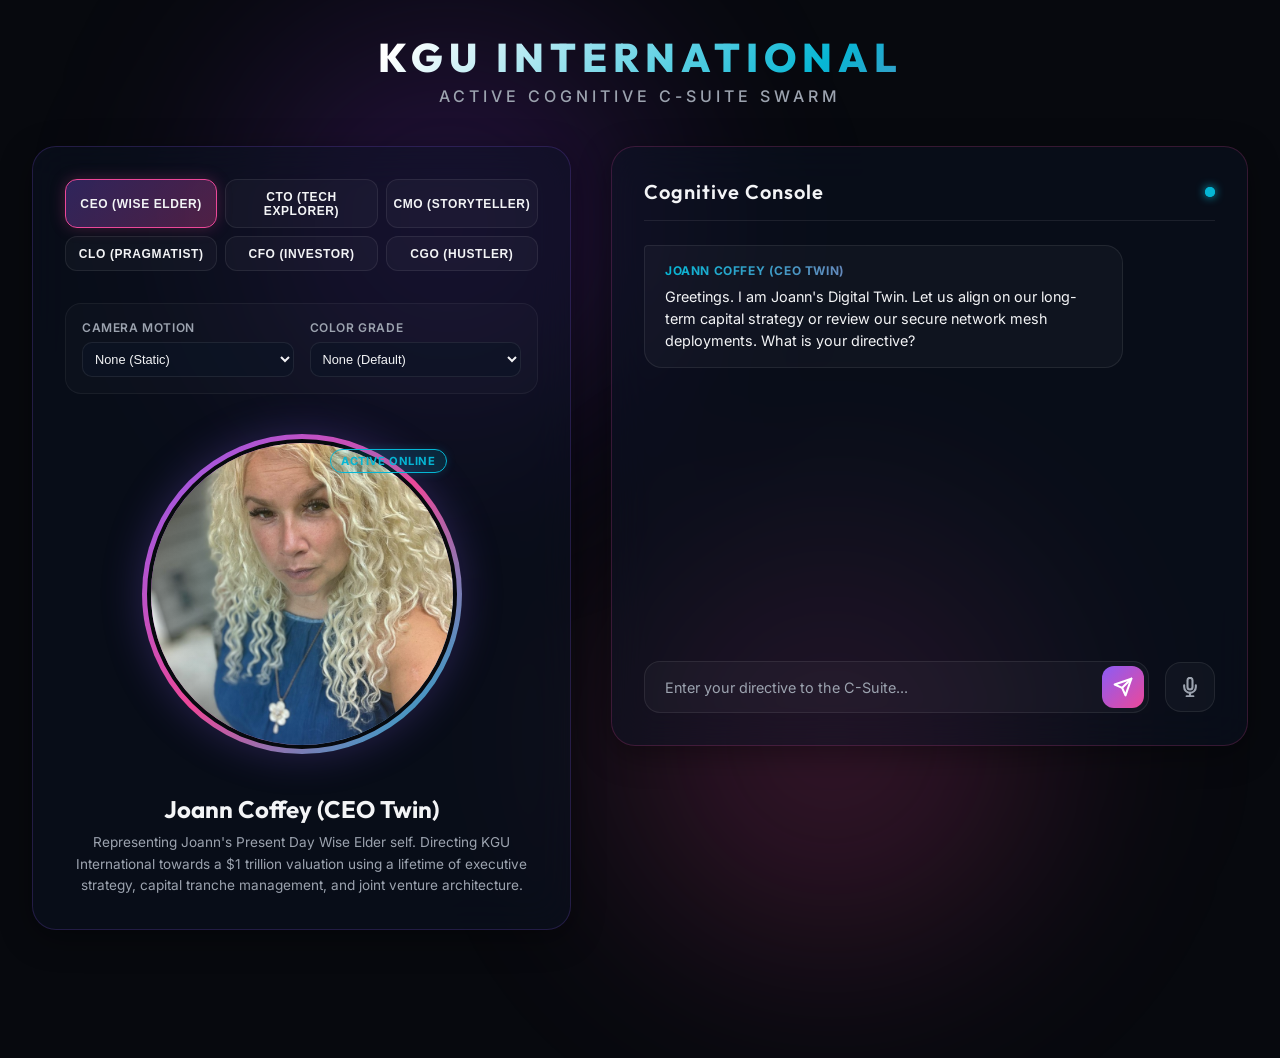
<file: tools/avatar-generator/static/index.html>
<!DOCTYPE html>
<html lang="en">
<head>
  <meta charset="UTF-8">
  <meta name="viewport" content="width=device-width, initial-scale=1.0">
  <title>KGU International - C-Suite Interactive Digital Twins</title>
  <link rel="stylesheet" href="style.css">
  <link href="https://fonts.googleapis.com/css2?family=Inter:wght@300;400;500;600;700&family=Outfit:wght@400;500;600;700;800&display=swap" rel="stylesheet">
  <link rel="manifest" href="/static/manifest.json">
  <meta name="apple-mobile-web-app-capable" content="yes">
  <meta name="apple-mobile-web-app-status-bar-style" content="black-translucent">
  <meta name="apple-mobile-web-app-title" content="KGU Twin">
  <link rel="apple-touch-icon" href="/static/images/joann.png">
  <meta name="theme-color" content="#0b0e14">
</head>
<body>
  <div class="glow-bg"></div>
  <div class="glow-bg2"></div>

  <div class="container">
    <header class="header">
      <h1 class="logo">KGU INTERNATIONAL</h1>
      <p class="tagline">Active Cognitive C-Suite Swarm</p>
    </header>

    <main class="main-content">
      <!-- Left Column: Interactive Avatar Display -->
      <section class="avatar-panel card">
        <div class="personality-selector">
          <button class="personality-btn active" data-role="ceo">CEO (Wise Elder)</button>
          <button class="personality-btn" data-role="cto">CTO (Tech Explorer)</button>
          <button class="personality-btn" data-role="cmo">CMO (Storyteller)</button>
          <button class="personality-btn" data-role="clo">CLO (Pragmatist)</button>
          <button class="personality-btn" data-role="cfo">CFO (Investor)</button>
          <button class="personality-btn" data-role="cgo">CGO (Hustler)</button>
        </div>

        <div class="cinematic-settings">
          <div class="setting-group">
            <label for="motion-select">Camera Motion</label>
            <select id="motion-select" class="glow-select">
              <option value="none" selected>None (Static)</option>
              <option value="zoom_in">Slow Zoom In</option>
              <option value="zoom_out">Slow Zoom Out</option>
              <option value="pan_left">Pan Left</option>
              <option value="pan_right">Pan Right</option>
            </select>
          </div>
          <div class="setting-group">
            <label for="filter-select">Color Grade</label>
            <select id="filter-select" class="glow-select">
              <option value="none" selected>None (Default)</option>
              <option value="warm">Sunset Glow</option>
              <option value="grayscale">Grayscale</option>
              <option value="sepia">Sepia</option>
              <option value="night">Night Shadows</option>
              <option value="invert">Inversion</option>
            </select>
          </div>
        </div>

        <div class="avatar-frame">
          <div class="avatar-glow"></div>
          <!-- Avatar Portrait (CEO starts) -->
          <img id="avatar-image" src="images/ceo.png" alt="Joann Coffey CEO">
          
          <!-- Live Avatar Video Player -->
          <video id="avatar-video" playsinline style="display: none;"></video>
          
          <!-- Waveform Overlay (active during playback) -->
          <div class="waveform-container" id="waveform">
            <span class="bar"></span>
            <span class="bar"></span>
            <span class="bar"></span>
            <span class="bar"></span>
            <span class="bar"></span>
            <span class="bar"></span>
            <span class="bar"></span>
            <span class="bar"></span>
          </div>

          <!-- Subtle animated mouth overlay for speaking simulation -->
          <div class="mouth-overlay" id="mouth"></div>

          <div class="avatar-status" id="avatar-status">Active Online</div>
        </div>

        <div class="twin-details">
          <h2 id="twin-name">Joann Coffey (CEO Twin)</h2>
          <p id="twin-bio">Representing Joann's Present Day Wise Elder self. Directing KGU International towards a $1 trillion valuation using a lifetime of executive strategy, capital tranche management, and joint venture architecture.</p>
        </div>
      </section>

      <!-- Right Column: Conversational Console -->
      <section class="chat-panel card">
        <div class="panel-header">
          <h3>Cognitive Console</h3>
          <span class="indicator live"></span>
        </div>

        <div class="chat-history" id="chat-history">
          <div class="message assistant">
            <div class="sender">Joann Coffey (CEO Twin)</div>
            <div class="text">Greetings. I am Joann's Digital Twin. Let us align on our long-term capital strategy or review our secure network mesh deployments. What is your directive?</div>
          </div>
        </div>

        <div class="input-area">
          <div class="input-wrapper">
            <input type="text" id="chat-input" placeholder="Enter your directive to the C-Suite..." autocomplete="off">
            <button id="send-btn" class="action-btn">
              <svg viewBox="0 0 24 24" width="20" height="20" stroke="currentColor" stroke-width="2.5" fill="none" stroke-linecap="round" stroke-linejoin="round"><line x1="22" y1="2" x2="11" y2="13"></line><polygon points="22 2 15 22 11 13 2 9 22 2"></polygon></svg>
            </button>
          </div>
          <button id="mic-btn" class="mic-btn">
            <svg viewBox="0 0 24 24" width="20" height="20" stroke="currentColor" stroke-width="2.5" fill="none" stroke-linecap="round" stroke-linejoin="round"><path d="M12 1a3 3 0 0 0-3 3v8a3 3 0 0 0 6 0V4a3 3 0 0 0-3-3z"></path><path d="M19 10v2a7 7 0 0 1-14 0v-2"></path><line x1="12" y1="19" x2="12" y2="23"></line><line x1="8" y1="23" x2="16" y2="23"></line></svg>
          </button>
        </div>
      </main>
    </div>
  </div>

  <audio id="audio-player" style="display: none;"></audio>

  <script src="app.js"></script>
  <script>
    if ('serviceWorker' in navigator) {
      window.addEventListener('load', () => {
        navigator.serviceWorker.register('/static/sw.js')
          .then(reg => console.log('Service Worker registered successfully!', reg))
          .catch(err => console.error('Service Worker registration failed:', err));
      });
    }
  </script>
</body>
</html>
</file>
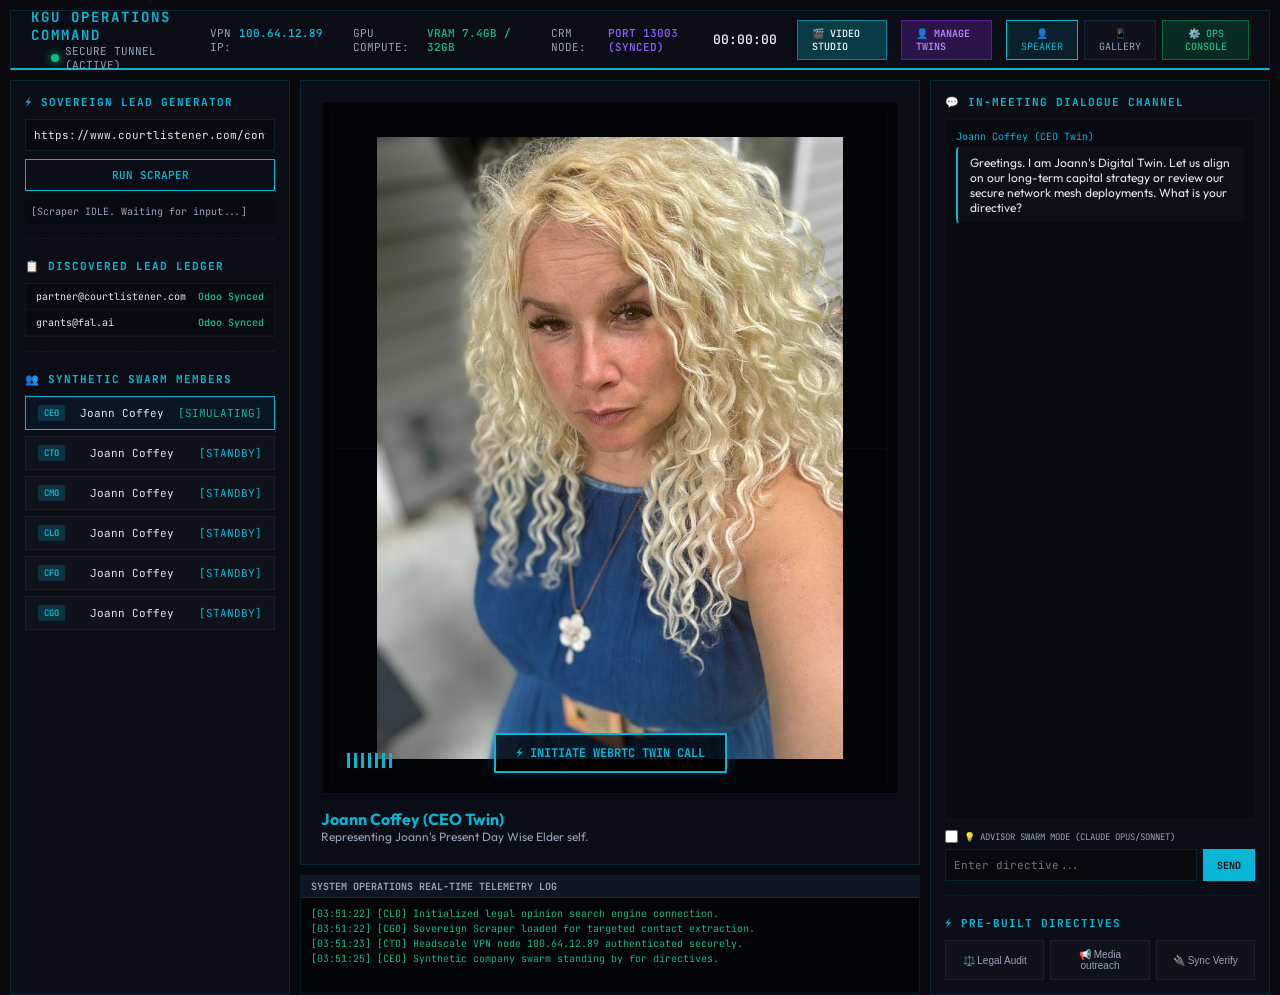
<file: tools/avatar-generator/static/index-KGU.html>
<!DOCTYPE html>
<html lang="en">
<head>
  <meta charset="UTF-8">
  <meta name="viewport" content="width=device-width, initial-scale=1.0">
  <title>Palantir-Style KGU Operations Command Center</title>
  <link rel="stylesheet" href="style-KGU.css">
  <link href="https://fonts.googleapis.com/css2?family=JetBrains+Mono:wght@300;400;500;600;700&family=Outfit:wght@400;500;600;700;800&display=swap" rel="stylesheet">
</head>
<body>
  <!-- Palantir-Style Operations HUD Dashboard -->
  <div class="hud-dashboard">
    
    <!-- Top System Telemetry Bar -->
    <header class="hud-header">
      <div class="hud-header-left">
        <div class="hud-logo">KGU OPERATIONS COMMAND</div>
        <div class="sec-status">
          <span class="status-dot green"></span>
          <span class="status-text">SECURE TUNNEL (ACTIVE)</span>
        </div>
      </div>
      
      <div class="hud-header-center">
        <div class="telemetry-item">
          <span class="tele-label">VPN IP:</span>
          <span class="tele-val text-cyan">100.64.12.89</span>
        </div>
        <div class="telemetry-item">
          <span class="tele-label">GPU COMPUTE:</span>
          <span class="tele-val text-green">VRAM 7.4GB / 32GB</span>
        </div>
        <div class="telemetry-item">
          <span class="tele-label">CRM NODE:</span>
          <span class="tele-val text-purple">PORT 13003 (SYNCED)</span>
        </div>
      </div>
      
      <div class="hud-header-right">
        <div class="system-time" id="meeting-timer">00:00:00</div>
        <div class="view-controls">
          <a href="/static/studio.html" target="_blank" class="view-btn" style="background: rgba(0, 242, 254, 0.2); border-color: rgba(0, 242, 254, 0.4); text-decoration: none; display: inline-flex; align-items: center; justify-content: center; margin-right: 0.5rem; color: var(--accent-secondary); font-weight: 600;">🎬 VIDEO STUDIO</a>
          <a href="/static/admin.html" target="_blank" class="view-btn" style="background: rgba(138, 43, 226, 0.25); border-color: rgba(138, 43, 226, 0.5); text-decoration: none; display: inline-flex; align-items: center; justify-content: center; margin-right: 0.5rem; color: #b388ff; font-weight: 600;">👤 MANAGE TWINS</a>
          <button id="btn-solo" class="view-btn active" onclick="setMode('solo')">👤 SPEAKER</button>
          <button id="btn-boardroom" class="view-btn" onclick="setMode('boardroom')">📱 GALLERY</button>
          <button id="btn-ops-console" class="view-btn" onclick="setMode('ops-console')" style="background: rgba(5, 255, 128, 0.12); border-color: rgba(5, 255, 128, 0.3); color: var(--accent-green); font-weight:600;">⚙️ OPS CONSOLE</button>
        </div>
      </div>
    </header>

    <!-- Main Workspace Grid Layout (Palantir Layout) -->
    <div class="hud-workspace">
      
      <!-- Left Panel: Operations & Lead Generator Control -->
      <aside class="hud-panel left-panel">
        <div class="panel-section">
          <h3>⚡ SOVEREIGN LEAD GENERATOR</h3>
          <div class="scraper-control">
            <input type="text" id="scraper-url-input" placeholder="Enter target directory URL..." value="https://www.courtlistener.com/contact/">
            <button class="panel-btn glow-btn-cyan" onclick="runSovereignScraper()">RUN SCRAPER</button>
          </div>
          <div class="scraper-status-log" id="scraper-log">
            [Scraper IDLE. Waiting for input...]
          </div>
        </div>

        <div class="panel-section">
          <h3>📋 DISCOVERED LEAD LEDGER</h3>
          <div class="scraped-leads-container">
            <ul class="leads-list" id="scraped-leads-list">
              <li class="lead-item synced">
                <span class="lead-email">partner@courtlistener.com</span>
                <span class="lead-status-badge">Odoo Synced</span>
              </li>
              <li class="lead-item synced">
                <span class="lead-email">grants@fal.ai</span>
                <span class="lead-status-badge">Odoo Synced</span>
              </li>
            </ul>
          </div>
        </div>

        <div class="panel-section">
          <h3>👥 SYNTHETIC SWARM MEMBERS</h3>
          <ul class="swarm-participants">
            <li class="participant-item active-selector" data-role="ceo">
              <span class="role-badge">CEO</span>
              <span class="name">Joann Coffey</span>
              <span class="status text-green">[SIMULATING]</span>
            </li>
            <li class="participant-item" data-role="cto">
              <span class="role-badge">CTO</span>
              <span class="name">Joann Coffey</span>
              <span class="status text-cyan">[STANDBY]</span>
            </li>
            <li class="participant-item" data-role="cmo">
              <span class="role-badge">CMO</span>
              <span class="name">Joann Coffey</span>
              <span class="status text-cyan">[STANDBY]</span>
            </li>
            <li class="participant-item" data-role="clo">
              <span class="role-badge">CLO</span>
              <span class="name">Joann Coffey</span>
              <span class="status text-cyan">[STANDBY]</span>
            </li>
            <li class="participant-item" data-role="cfo">
              <span class="role-badge">CFO</span>
              <span class="name">Joann Coffey</span>
              <span class="status text-cyan">[STANDBY]</span>
            </li>
            <li class="participant-item" data-role="cgo">
              <span class="role-badge">CGO</span>
              <span class="name">Joann Coffey</span>
              <span class="status text-cyan">[STANDBY]</span>
            </li>
          </ul>
        </div>
      </aside>

      <!-- Center: Video Viewport & Terminal Log -->
      <main class="hud-main-viewport" style="position: relative;">
        <!-- OPS CONSOLE IFRAME VIEW -->
        <iframe id="ops-console-iframe" src="http://localhost:8030" style="display: none; border: none; width: 100%; height: 100%; border-radius: 12px; box-shadow: 0 8px 32px 0 rgba(0, 0, 0, 0.45);"></iframe>
        
        <!-- SPEAKER VIEW -->
        <div id="solo-avatar-view" class="viewport-frame">
          <div class="avatar-display-box">
            <div class="cyber-crosshairs"></div>
            <img id="avatar-image" src="images/ceo.png" alt="Active Speaker">
            <video id="avatar-video" playsinline style="display: none;"></video>
            
            <div class="waveform-container" id="waveform">
              <span class="bar"></span>
              <span class="bar"></span>
              <span class="bar"></span>
              <span class="bar"></span>
              <span class="bar"></span>
              <span class="bar"></span>
              <span class="bar"></span>
            </div>
            
            <button id="btn-tavus-call" class="tavus-trigger-btn" onclick="startTavusCall()">⚡ INITIATE WEBRTC TWIN CALL</button>
          </div>
          
          <div class="active-member-info">
            <h2 id="twin-name">Joann Coffey (CEO Twin)</h2>
            <p id="twin-bio">Representing Joann's Present Day Wise Elder self.</p>
          </div>
        </div>

        <!-- GALLERY VIEW (GRID) -->
        <div id="boardroom-view" class="viewport-grid" style="display: none;">
          <!-- Grid Boxes for each member -->
          <div class="grid-box active" data-boardroom-role="ceo">
            <div class="grid-box-inner">
              <img id="boardroom-img-ceo" src="images/ceo.png" alt="CEO">
              <div class="grid-label">CEO - Joann Coffey</div>
            </div>
          </div>
          <div class="grid-box" data-boardroom-role="cto">
            <div class="grid-box-inner">
              <img id="boardroom-img-cto" src="images/ceo.png" alt="CTO">
              <div class="grid-label">CTO - Joann Coffey</div>
            </div>
          </div>
          <div class="grid-box" data-boardroom-role="cmo">
            <div class="grid-box-inner">
              <img id="boardroom-img-cmo" src="images/ceo.png" alt="CMO">
              <div class="grid-label">CMO - Joann Coffey</div>
            </div>
          </div>
          <div class="grid-box" data-boardroom-role="clo">
            <div class="grid-box-inner">
              <img id="boardroom-img-clo" src="images/ceo.png" alt="CLO">
              <div class="grid-label">CLO - Joann Coffey</div>
            </div>
          </div>
          <div class="grid-box" data-boardroom-role="cfo">
            <div class="grid-box-inner">
              <img id="boardroom-img-cfo" src="images/ceo.png" alt="CFO">
              <div class="grid-label">CFO - Joann Coffey</div>
            </div>
          </div>
          <div class="grid-box" data-boardroom-role="cgo">
            <div class="grid-box-inner">
              <img id="boardroom-img-cgo" src="images/ceo.png" alt="CGO">
              <div class="grid-label">CGO - Joann Coffey</div>
            </div>
          </div>
        </div>

        <!-- Scrollable Operations Terminal Log -->
        <footer class="viewport-terminal">
          <div class="terminal-header">SYSTEM OPERATIONS REAL-TIME TELEMETRY LOG</div>
          <div class="terminal-body" id="terminal-body-log">
            [03:51:22] [CLO] Initialized legal opinion search engine connection.<br>
            [03:51:22] [CGO] Sovereign Scraper loaded for targeted contact extraction.<br>
            [03:51:23] [CTO] Headscale VPN node 100.64.12.89 authenticated securely.<br>
            [03:51:25] [CEO] Synthetic company swarm standing by for directives.
          </div>
        </footer>
      </main>

      <!-- Right Panel: Strategic Chat & Advisor Controls -->
      <aside class="hud-panel right-panel">
        <div class="panel-section chat-section">
          <h3>💬 IN-MEETING DIALOGUE CHANNEL</h3>
          <div class="chat-history" id="chat-history">
            <div class="message assistant">
              <div class="sender">Joann Coffey (CEO Twin)</div>
              <div class="text">Greetings. I am Joann's Digital Twin. Let us align on our long-term capital strategy or review our secure network mesh deployments. What is your directive?</div>
            </div>
          </div>
          
          <div class="chat-input-container">
            <div class="advisor-toggle-box">
              <input type="checkbox" id="advisor-mode-checkbox">
              <label for="advisor-mode-checkbox">💡 ADVISOR SWARM MODE (CLAUDE OPUS/SONNET)</label>
            </div>
            <div class="chat-input-wrapper">
              <input type="text" id="chat-input" placeholder="Enter directive..." autocomplete="off">
              <button id="send-btn" class="chat-send-btn">SEND</button>
            </div>
          </div>
        </div>

        <div class="panel-section">
          <h3>⚡ PRE-BUILT DIRECTIVES</h3>
          <div class="directives-grid">
            <button class="dir-btn" onclick="injectPrompt('Analyze water quality PFAS legal liabilities')">⚖️ Legal Audit</button>
            <button class="dir-btn" onclick="injectPrompt('Draft Care-a-thon media outreach plan')">📢 Media outreach</button>
            <button class="dir-btn" onclick="injectPrompt('Verify Odoo opportunity synchronization status')">🔌 Sync Verify</button>
          </div>
        </div>
      </aside>

    </div>

    <!-- WebRTC Tavus Call Modal Overlay -->
    <div id="tavus-modal" class="tavus-modal" style="display: none;">
      <div class="tavus-modal-content">
        <div class="tavus-modal-header">
          <span>🔒 ENCRYPTED WEBRTC CONVERSATIONAL SESSION</span>
          <button class="tavus-close-btn" onclick="closeTavusCall()">✕ CLOSE</button>
        </div>
        <div id="tavus-status" style="padding: 10px; color: #06b6d4; font-size: 12px; background: rgba(0,0,0,0.5);">Connecting to Tavus Conversational API...</div>
        <iframe id="tavus-iframe" src="" allow="microphone; camera; display-capture; autoplay"></iframe>
      </div>
    </div>

  </div>

  <audio id="audio-player" style="display: none;"></audio>
  <script src="app-KGU.js"></script>
</body>
</html>
</file>
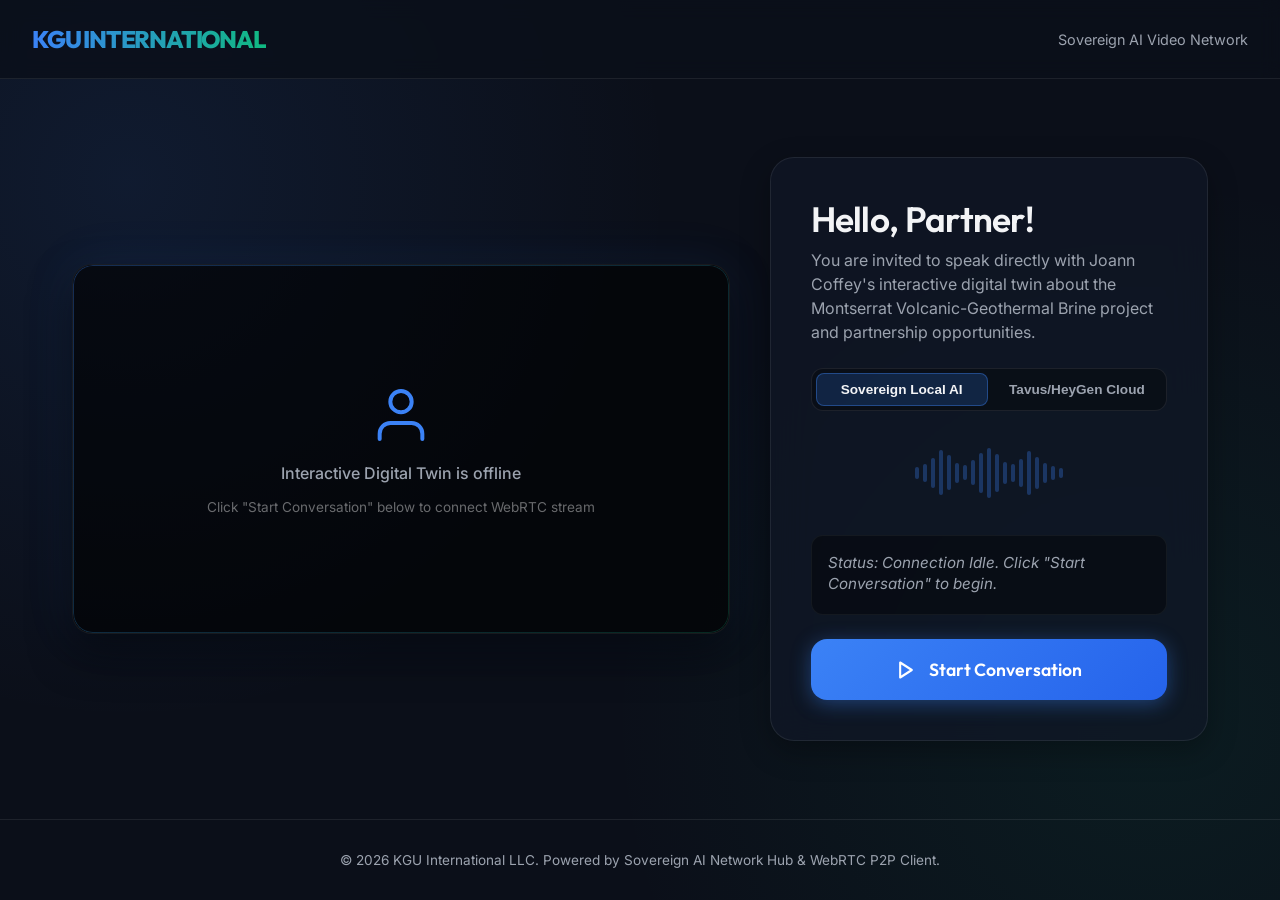
<file: tools/avatar-generator/static/interactive_mail.html>
<!DOCTYPE html>
<html lang="en">
<head>
    <meta charset="UTF-8">
    <meta name="viewport" content="width=device-width, initial-scale=1.0">
    <title>KGU International - Interactive C-Suite Avatar</title>
    <!-- Google Fonts -->
    <link rel="preconnect" href="https://fonts.googleapis.com">
    <link rel="preconnect" href="https://fonts.gstatic.com" crossorigin>
    <link href="https://fonts.googleapis.com/css2?family=Outfit:wght@300;400;600;800&family=Inter:wght@300;400;600&display=swap" rel="stylesheet">
    
    <style>
        :root {
            --bg-color: #0b0f19;
            --card-bg: rgba(17, 24, 39, 0.7);
            --border-color: rgba(255, 255, 255, 0.08);
            --primary-glow: #3b82f6;
            --accent-glow: #10b981;
            --text-main: #f3f4f6;
            --text-muted: #9ca3af;
        }

        * {
            margin: 0;
            padding: 0;
            box-sizing: border-box;
        }

        body {
            font-family: 'Inter', sans-serif;
            background-color: var(--bg-color);
            color: var(--text-main);
            min-height: 100vh;
            display: flex;
            flex-direction: column;
            justify-content: space-between;
            overflow-x: hidden;
            background-image: 
                radial-gradient(circle at 10% 20%, rgba(59, 130, 246, 0.1) 0%, transparent 40%),
                radial-gradient(circle at 90% 80%, rgba(16, 185, 129, 0.08) 0%, transparent 40%);
        }

        header {
            padding: 1.5rem 2rem;
            display: flex;
            justify-content: space-between;
            align-items: center;
            border-bottom: 1px solid var(--border-color);
            background: rgba(11, 15, 25, 0.8);
            backdrop-filter: blur(10px);
            z-index: 10;
        }

        .logo {
            font-family: 'Outfit', sans-serif;
            font-weight: 800;
            font-size: 1.5rem;
            letter-spacing: -0.05em;
            background: linear-gradient(to right, #3b82f6, #10b981);
            -webkit-background-clip: text;
            -webkit-text-fill-color: transparent;
        }

        .container {
            max-width: 1200px;
            margin: 0 auto;
            padding: 2rem;
            flex-grow: 1;
            display: grid;
            grid-template-columns: 1.2fr 0.8fr;
            gap: 2.5rem;
            align-items: center;
        }

        @media (max-width: 968px) {
            .container {
                grid-template-columns: 1fr;
                padding: 1.5rem;
            }
        }

        /* Video Area Styling */
        .video-wrapper {
            position: relative;
            width: 100%;
            aspect-ratio: 16/9;
            background: rgba(0, 0, 0, 0.6);
            border-radius: 20px;
            overflow: hidden;
            border: 1px solid var(--border-color);
            box-shadow: 0 20px 40px rgba(0, 0, 0, 0.5), 0 0 50px rgba(59, 130, 246, 0.1);
            display: flex;
            justify-content: center;
            align-items: center;
        }

        .video-wrapper::before {
            content: '';
            position: absolute;
            inset: 0;
            border-radius: 20px;
            padding: 1px;
            background: linear-gradient(135deg, rgba(59, 130, 246, 0.3), rgba(16, 185, 129, 0.2));
            -webkit-mask: linear-gradient(#fff 0 0) content-box, linear-gradient(#fff 0 0);
            -webkit-mask-composite: xor;
            mask-composite: exclude;
            pointer-events: none;
        }

        #avatar-video {
            width: 100%;
            height: 100%;
            object-fit: cover;
            display: none;
        }

        .video-placeholder {
            text-align: center;
            color: var(--text-muted);
            display: flex;
            flex-direction: column;
            align-items: center;
            gap: 1rem;
            z-index: 2;
        }

        .avatar-loader {
            width: 60px;
            height: 60px;
            border: 4px solid rgba(59, 130, 246, 0.1);
            border-top: 4px solid var(--primary-glow);
            border-radius: 50%;
            animation: spin 1s linear infinite;
            display: none;
        }

        @keyframes spin {
            0% { transform: rotate(0deg); }
            100% { transform: rotate(360deg); }
        }

        /* Glassmorphic Panel */
        .control-panel {
            background: var(--card-bg);
            border: 1px solid var(--border-color);
            border-radius: 24px;
            padding: 2.5rem;
            backdrop-filter: blur(20px);
            display: flex;
            flex-direction: column;
            justify-content: center;
            gap: 1.5rem;
            box-shadow: 0 10px 30px rgba(0,0,0,0.3);
            position: relative;
        }

        .personalization-header {
            font-family: 'Outfit', sans-serif;
            font-weight: 600;
            font-size: 2.2rem;
            line-height: 1.2;
            letter-spacing: -0.02em;
            margin-bottom: 0.5rem;
        }

        .personalization-sub {
            color: var(--text-muted);
            font-size: 1rem;
            line-height: 1.5;
        }

        /* Mode Selector */
        .mode-selector {
            display: flex;
            background: rgba(0, 0, 0, 0.3);
            border: 1px solid var(--border-color);
            padding: 4px;
            border-radius: 12px;
            gap: 4px;
        }

        .mode-btn {
            flex: 1;
            background: transparent;
            border: none;
            color: var(--text-muted);
            padding: 8px 12px;
            font-size: 0.85rem;
            font-weight: 600;
            border-radius: 8px;
            cursor: pointer;
            transition: all 0.2s ease;
        }

        .mode-btn.active {
            background: rgba(59, 130, 246, 0.2);
            color: var(--text-main);
            border: 1px solid rgba(59, 130, 246, 0.4);
        }

        /* Waveform Animation */
        .waveform-container {
            height: 60px;
            display: flex;
            align-items: center;
            justify-content: center;
            gap: 4px;
            margin: 0.5rem 0;
            opacity: 0.3;
            transition: opacity 0.3s;
        }

        .waveform-container.active {
            opacity: 1;
        }

        .wave-bar {
            width: 4px;
            height: 8px;
            background: var(--primary-glow);
            border-radius: 2px;
            transition: height 0.1s ease;
        }

        /* Micro-animations for Record Button */
        .action-btn {
            background: linear-gradient(135deg, #3b82f6, #2563eb);
            color: white;
            border: none;
            padding: 1.2rem 2.5rem;
            border-radius: 16px;
            font-family: 'Outfit', sans-serif;
            font-weight: 600;
            font-size: 1.1rem;
            cursor: pointer;
            transition: all 0.3s ease;
            display: flex;
            align-items: center;
            justify-content: center;
            gap: 0.8rem;
            box-shadow: 0 4px 20px rgba(59, 130, 246, 0.4);
        }

        .action-btn:hover {
            transform: translateY(-2px);
            box-shadow: 0 8px 30px rgba(59, 130, 246, 0.6);
            background: linear-gradient(135deg, #2563eb, #1d4ed8);
        }

        .action-btn:active {
            transform: translateY(0);
        }

        .action-btn.recording {
            background: linear-gradient(135deg, #ef4444, #dc2626);
            box-shadow: 0 8px 30px rgba(239, 68, 68, 0.6);
            animation: pulse-glow 2s infinite;
        }

        @keyframes pulse-glow {
            0% { box-shadow: 0 0 0 0 rgba(239, 68, 68, 0.7); }
            70% { box-shadow: 0 0 0 15px rgba(239, 68, 68, 0); }
            100% { box-shadow: 0 0 0 0 rgba(239, 68, 68, 0); }
        }

        /* Transcription / Subtitles Sub-panel */
        .subtitles-box {
            background: rgba(0, 0, 0, 0.4);
            border-radius: 12px;
            padding: 1rem;
            min-height: 80px;
            max-height: 120px;
            overflow-y: auto;
            border: 1px solid rgba(255,255,255,0.05);
            font-size: 0.95rem;
            line-height: 1.4;
            color: var(--text-muted);
            font-style: italic;
        }

        footer {
            padding: 2rem;
            text-align: center;
            font-size: 0.85rem;
            color: var(--text-muted);
            border-top: 1px solid var(--border-color);
        }
    </style>
</head>
<body>

    <header>
        <div class="logo">KGU INTERNATIONAL</div>
        <div style="font-size: 0.9rem; color: var(--text-muted);">Sovereign AI Video Network</div>
    </header>

    <div class="container">
        <!-- Left: Interactive Video Viewport -->
        <div class="video-wrapper">
            <video id="avatar-video" autoplay playsinline></video>
            <div class="video-placeholder" id="video-placeholder">
                <div class="avatar-loader" id="avatar-loader"></div>
                <svg id="placeholder-icon" width="64" height="64" viewBox="0 0 24 24" fill="none" stroke="currentColor" stroke-width="1.5" stroke-linecap="round" stroke-linejoin="round" class="feather feather-user" style="color: var(--primary-glow);">
                    <path d="M20 21v-2a4 4 0 0 0-4-4H8a4 4 0 0 0-4 4v2"></path>
                    <circle cx="12" cy="7" r="4"></circle>
                </svg>
                <p id="placeholder-text" style="font-weight: 500;">Interactive Digital Twin is offline</p>
                <p style="font-size: 0.85rem; color: rgba(255,255,255,0.4);">Click "Start Conversation" below to connect WebRTC stream</p>
            </div>
        </div>

        <!-- Right: Glassmorphic Interactive Controller -->
        <div class="control-panel">
            <div>
                <h1 class="personalization-header" id="greeting-title">Hello there!</h1>
                <p class="personalization-sub" id="greeting-sub">You are invited to speak directly with Joann Coffey's interactive digital twin about the Montserrat Volcanic-Geothermal Brine project.</p>
            </div>

            <!-- Mode Selector -->
            <div class="mode-selector">
                <button class="mode-btn active" id="mode-sovereign">Sovereign Local AI</button>
                <button class="mode-btn" id="mode-cloud">Tavus/HeyGen Cloud</button>
            </div>

            <!-- Waveform visualizer -->
            <div class="waveform-container" id="waveform">
                <!-- 20 bars for the audio animation -->
                <div class="wave-bar" style="height: 12px;"></div>
                <div class="wave-bar" style="height: 18px;"></div>
                <div class="wave-bar" style="height: 30px;"></div>
                <div class="wave-bar" style="height: 45px;"></div>
                <div class="wave-bar" style="height: 35px;"></div>
                <div class="wave-bar" style="height: 20px;"></div>
                <div class="wave-bar" style="height: 15px;"></div>
                <div class="wave-bar" style="height: 25px;"></div>
                <div class="wave-bar" style="height: 40px;"></div>
                <div class="wave-bar" style="height: 50px;"></div>
                <div class="wave-bar" style="height: 38px;"></div>
                <div class="wave-bar" style="height: 22px;"></div>
                <div class="wave-bar" style="height: 18px;"></div>
                <div class="wave-bar" style="height: 28px;"></div>
                <div class="wave-bar" style="height: 44px;"></div>
                <div class="wave-bar" style="height: 32px;"></div>
                <div class="wave-bar" style="height: 20px;"></div>
                <div class="wave-bar" style="height: 14px;"></div>
                <div class="wave-bar" style="height: 10px;"></div>
            </div>

            <!-- Subtitle/Transcription Box -->
            <div class="subtitles-box" id="subtitles">
                Status: Connection Idle. Click "Start Conversation" to begin.
            </div>

            <!-- Action Button -->
            <button class="action-btn" id="start-btn">
                <svg width="20" height="20" viewBox="0 0 24 24" fill="none" stroke="currentColor" stroke-width="2.5" stroke-linecap="round" stroke-linejoin="round">
                    <polygon points="5 3 19 12 5 21 5 3"></polygon>
                </svg>
                <span>Start Conversation</span>
            </button>
        </div>
    </div>

    <footer>
        <p>&copy; 2026 KGU International LLC. Powered by Sovereign AI Network Hub & WebRTC P2P Client.</p>
    </footer>

    <script src="interactive_mail.js"></script>
</body>
</html>
</file>
<file: tools/avatar-generator/static/style.css>
/* KGU International - Premium Glassmorphic Stylesheet */
:root {
  --bg-dark: #07090e;
  --bg-card: rgba(13, 20, 38, 0.45);
  --border-glass: rgba(255, 255, 255, 0.08);
  --color-text: #f3f4f6;
  --color-dim: #9ca3af;
  --primary-glow: rgba(147, 51, 234, 0.25);
  --secondary-glow: rgba(236, 72, 153, 0.25);
  --accent-cyan: #06b6d4;
  --accent-magenta: #ec4899;
  --accent-violet: #8b5cf6;
}

* {
  box-sizing: border-box;
  margin: 0;
  padding: 0;
}

body {
  background-color: var(--bg-dark);
  color: var(--color-text);
  font-family: 'Inter', sans-serif;
  overflow-x: hidden;
  min-height: 100vh;
  position: relative;
}

/* Background glows */
.glow-bg {
  position: absolute;
  top: -10%;
  left: 10%;
  width: 50vw;
  height: 50vw;
  border-radius: 50%;
  background: radial-gradient(circle, var(--primary-glow) 0%, rgba(0,0,0,0) 70%);
  z-index: -1;
  filter: blur(80px);
  pointer-events: none;
}

.glow-bg2 {
  position: absolute;
  bottom: -10%;
  right: 10%;
  width: 50vw;
  height: 50vw;
  border-radius: 50%;
  background: radial-gradient(circle, var(--secondary-glow) 0%, rgba(0,0,0,0) 70%);
  z-index: -1;
  filter: blur(80px);
  pointer-events: none;
}

.container {
  max-width: 1400px;
  margin: 0 auto;
  padding: 2rem;
  min-height: 100vh;
  display: flex;
  flex-direction: column;
}

/* Header */
.header {
  margin-bottom: 2.5rem;
  text-align: center;
}

.logo {
  font-family: 'Outfit', sans-serif;
  font-size: 2.5rem;
  font-weight: 800;
  letter-spacing: 0.15em;
  background: linear-gradient(135deg, #fff 30%, var(--accent-cyan), var(--accent-magenta));
  -webkit-background-clip: text;
  -webkit-text-fill-color: transparent;
  margin-bottom: 0.25rem;
}

.tagline {
  font-size: 1rem;
  letter-spacing: 0.25em;
  color: var(--color-dim);
  text-transform: uppercase;
  font-weight: 500;
}

/* Main Content Grid */
.main-content {
  display: grid;
  grid-template-columns: 1.1fr 1.3fr;
  gap: 2.5rem;
  flex-grow: 1;
}

@media (max-width: 968px) {
  .main-content {
    grid-template-columns: 1fr;
  }
}

/* Card base */
.card {
  background: var(--bg-card);
  backdrop-filter: blur(20px);
  -webkit-backdrop-filter: blur(20px);
  border: 1px solid var(--border-glass);
  border-radius: 24px;
  padding: 2rem;
  box-shadow: 0 8px 32px 0 rgba(0, 0, 0, 0.37);
  display: flex;
  flex-direction: column;
}

/* Left Column: Avatar Panel */
.avatar-panel {
  align-items: center;
  gap: 1.5rem;
  border: 1px solid rgba(139, 92, 246, 0.2);
}

.personality-selector {
  display: grid;
  grid-template-columns: repeat(3, 1fr);
  gap: 0.5rem;
  width: 100%;
}

.personality-btn {
  background: rgba(255, 255, 255, 0.03);
  border: 1px solid var(--border-glass);
  border-radius: 12px;
  color: var(--color-text);
  padding: 0.6rem 0.4rem;
  font-size: 0.75rem;
  font-weight: 600;
  cursor: pointer;
  transition: all 0.3s cubic-bezier(0.4, 0, 0.2, 1);
  text-transform: uppercase;
  letter-spacing: 0.05em;
}

.personality-btn:hover {
  background: rgba(255, 255, 255, 0.08);
  border-color: rgba(255, 255, 255, 0.2);
  transform: translateY(-2px);
}

.personality-btn.active {
  background: linear-gradient(135deg, rgba(139, 92, 246, 0.3), rgba(236, 72, 153, 0.3));
  border-color: var(--accent-magenta);
  box-shadow: 0 0 15px rgba(236, 72, 153, 0.25);
}

/* Avatar Frame styling */
.avatar-frame {
  position: relative;
  width: 320px;
  height: 320px;
  border-radius: 50%;
  padding: 5px;
  background: linear-gradient(135deg, var(--accent-violet), var(--accent-magenta), var(--accent-cyan));
  box-shadow: 0 0 40px rgba(139, 92, 246, 0.25);
  display: flex;
  align-items: center;
  justify-content: center;
  margin: 1rem 0;
}

.avatar-frame img,
.avatar-frame video {
  width: 100%;
  height: 100%;
  border-radius: 50%;
  object-fit: cover;
  border: 4px solid var(--bg-dark);
}

.avatar-glow {
  position: absolute;
  top: 0;
  left: 0;
  width: 100%;
  height: 100%;
  border-radius: 50%;
  background: radial-gradient(circle, rgba(6,182,212,0.15) 0%, rgba(0,0,0,0) 70%);
  pointer-events: none;
}

/* Realtime Waveform Overlay */
.waveform-container {
  position: absolute;
  bottom: 20px;
  display: flex;
  align-items: center;
  gap: 4px;
  height: 40px;
  background: rgba(7, 9, 14, 0.85);
  padding: 0 15px;
  border-radius: 20px;
  border: 1px solid var(--border-glass);
  opacity: 0;
  transform: translateY(10px);
  transition: all 0.4s cubic-bezier(0.175, 0.885, 0.32, 1.275);
  pointer-events: none;
}

.waveform-container.active {
  opacity: 1;
  transform: translateY(0);
}

.bar {
  width: 3px;
  height: 8px;
  background: var(--accent-cyan);
  border-radius: 2px;
}

.waveform-container.active .bar {
  animation: bounce 0.6s ease-in-out infinite alternate;
}

/* Stagger bar animations */
.bar:nth-child(2) { animation-delay: 0.1s; background: var(--accent-violet); }
.bar:nth-child(3) { animation-delay: 0.2s; background: var(--accent-magenta); }
.bar:nth-child(4) { animation-delay: 0.3s; background: var(--accent-cyan); }
.bar:nth-child(5) { animation-delay: 0.15s; background: var(--accent-violet); }
.bar:nth-child(6) { animation-delay: 0.25s; background: var(--accent-magenta); }
.bar:nth-child(7) { animation-delay: 0.05s; background: var(--accent-cyan); }
.bar:nth-child(8) { animation-delay: 0.35s; background: var(--accent-violet); }

@keyframes bounce {
  0% { height: 8px; }
  100% { height: 28px; }
}

/* Mouth simulator overlay */
.mouth-overlay {
  position: absolute;
  top: 57%;
  left: 50%;
  transform: translate(-50%, -50%) scale(0);
  width: 24px;
  height: 10px;
  background: rgba(7, 9, 14, 0.9);
  border-radius: 50%;
  border: 1px solid rgba(255, 255, 255, 0.2);
  transition: transform 0.3s;
  pointer-events: none;
}

.mouth-overlay.speaking {
  transform: translate(-50%, -50%) scale(1);
  animation: talk 0.3s infinite alternate;
}

@keyframes talk {
  0% { height: 6px; border-radius: 50%; }
  100% { height: 16px; border-radius: 40%; }
}

.avatar-status {
  position: absolute;
  top: 15px;
  right: 15px;
  background: rgba(6, 182, 212, 0.15);
  border: 1px solid var(--accent-cyan);
  color: var(--accent-cyan);
  padding: 4px 10px;
  border-radius: 12px;
  font-size: 0.7rem;
  font-weight: 700;
  text-transform: uppercase;
  letter-spacing: 0.05em;
  box-shadow: 0 0 10px rgba(6, 182, 212, 0.2);
}

.twin-details {
  text-align: center;
}

.twin-details h2 {
  font-family: 'Outfit', sans-serif;
  font-size: 1.5rem;
  font-weight: 700;
  margin-bottom: 0.5rem;
}

.twin-details p {
  font-size: 0.85rem;
  line-height: 1.6;
  color: var(--color-dim);
}

/* Right Column: Chat Panel */
.chat-panel {
  flex-grow: 1;
  height: 600px;
  border: 1px solid rgba(236, 72, 153, 0.2);
}

.panel-header {
  display: flex;
  align-items: center;
  justify-content: space-between;
  border-bottom: 1px solid var(--border-glass);
  padding-bottom: 1rem;
  margin-bottom: 1.5rem;
}

.panel-header h3 {
  font-family: 'Outfit', sans-serif;
  font-size: 1.25rem;
  font-weight: 600;
  letter-spacing: 0.05em;
}

.indicator {
  display: inline-block;
  width: 10px;
  height: 10px;
  border-radius: 50%;
  background: #3b82f6;
  position: relative;
}

.indicator.live {
  background: var(--accent-cyan);
  box-shadow: 0 0 10px var(--accent-cyan);
}

.indicator.live::after {
  content: '';
  position: absolute;
  top: 0;
  left: 0;
  width: 100%;
  height: 100%;
  border-radius: 50%;
  background: var(--accent-cyan);
  animation: pulse 1.5s infinite;
}

@keyframes pulse {
  0% { transform: scale(1); opacity: 0.8; }
  100% { transform: scale(2.5); opacity: 0; }
}

.chat-history {
  flex-grow: 1;
  overflow-y: auto;
  display: flex;
  flex-direction: column;
  gap: 1.25rem;
  margin-bottom: 1.5rem;
  padding-right: 0.5rem;
}

/* Custom Scrollbar for Chat History */
.chat-history::-webkit-scrollbar {
  width: 6px;
}

.chat-history::-webkit-scrollbar-track {
  background: rgba(0, 0, 0, 0.1);
}

.chat-history::-webkit-scrollbar-thumb {
  background: var(--border-glass);
  border-radius: 3px;
}

.message {
  max-width: 85%;
  padding: 1rem 1.25rem;
  border-radius: 18px;
  line-height: 1.5;
  font-size: 0.9rem;
}

.message.assistant {
  background: rgba(255, 255, 255, 0.03);
  border: 1px solid var(--border-glass);
  align-self: flex-start;
  border-top-left-radius: 4px;
}

.message.user {
  background: linear-gradient(135deg, rgba(139, 92, 246, 0.15), rgba(236, 72, 153, 0.15));
  border: 1px solid rgba(236, 72, 153, 0.2);
  align-self: flex-end;
  border-top-right-radius: 4px;
}

.sender {
  font-size: 0.75rem;
  font-weight: 700;
  text-transform: uppercase;
  letter-spacing: 0.05em;
  margin-bottom: 0.4rem;
  background: linear-gradient(90deg, var(--accent-cyan), var(--accent-magenta));
  -webkit-background-clip: text;
  -webkit-text-fill-color: transparent;
}

.message.user .sender {
  background: linear-gradient(90deg, var(--accent-magenta), #fff);
  -webkit-background-clip: text;
  -webkit-text-fill-color: transparent;
  text-align: right;
}

/* Input Area */
.input-area {
  display: flex;
  gap: 1rem;
  align-items: center;
}

.input-wrapper {
  position: relative;
  flex-grow: 1;
  display: flex;
  background: rgba(255, 255, 255, 0.03);
  border: 1px solid var(--border-glass);
  border-radius: 16px;
  padding: 4px;
  transition: all 0.3s;
}

.input-wrapper:focus-within {
  border-color: rgba(236, 72, 153, 0.5);
  box-shadow: 0 0 15px rgba(236, 72, 153, 0.15);
}

.input-wrapper input {
  flex-grow: 1;
  background: transparent;
  border: none;
  color: var(--color-text);
  padding: 0.75rem 1rem;
  font-family: inherit;
  font-size: 0.9rem;
  outline: none;
}

.input-wrapper input::placeholder {
  color: var(--color-dim);
}

.action-btn {
  background: linear-gradient(135deg, var(--accent-violet), var(--accent-magenta));
  border: none;
  border-radius: 12px;
  color: #fff;
  width: 42px;
  height: 42px;
  display: flex;
  align-items: center;
  justify-content: center;
  cursor: pointer;
  transition: all 0.3s;
}

.action-btn:hover {
  transform: scale(1.05);
  box-shadow: 0 0 10px rgba(236, 72, 153, 0.4);
}

.mic-btn {
  background: rgba(255, 255, 255, 0.03);
  border: 1px solid var(--border-glass);
  border-radius: 16px;
  color: var(--color-dim);
  width: 50px;
  height: 50px;
  display: flex;
  align-items: center;
  justify-content: center;
  cursor: pointer;
  transition: all 0.3s;
}

.mic-btn:hover {
  background: rgba(255, 255, 255, 0.08);
  color: var(--accent-cyan);
  border-color: rgba(6, 182, 212, 0.3);
  box-shadow: 0 0 10px rgba(6, 182, 212, 0.15);
}

.mic-btn.recording {
  background: rgba(236, 72, 153, 0.15);
  color: var(--accent-magenta);
  border-color: var(--accent-magenta);
  animation: pulse-red 1.2s infinite;
}

@keyframes pulse-red {
  0% { transform: scale(1); box-shadow: 0 0 0 0 rgba(236, 72, 153, 0.4); }
  70% { transform: scale(1.05); box-shadow: 0 0 0 10px rgba(236, 72, 153, 0); }
  100% { transform: scale(1); box-shadow: 0 0 0 0 rgba(236, 72, 153, 0); }
}

.cinematic-settings {
  display: grid;
  grid-template-columns: repeat(2, 1fr);
  gap: 1rem;
  width: 100%;
  margin-top: 0.5rem;
  padding: 1rem;
  background: rgba(255, 255, 255, 0.02);
  border: 1px solid rgba(255, 255, 255, 0.05);
  border-radius: 16px;
}

.setting-group {
  display: flex;
  flex-direction: column;
  gap: 0.4rem;
}

.setting-group label {
  font-size: 0.75rem;
  font-weight: 600;
  text-transform: uppercase;
  letter-spacing: 0.05em;
  color: var(--color-dim);
}

.glow-select {
  background: rgba(13, 20, 38, 0.6);
  border: 1px solid var(--border-glass);
  border-radius: 10px;
  color: var(--color-text);
  padding: 0.5rem;
  font-size: 0.8rem;
  font-weight: 500;
  cursor: pointer;
  outline: none;
  transition: all 0.3s ease;
}

.glow-select:focus {
  border-color: var(--accent-cyan);
  box-shadow: 0 0 10px rgba(6, 182, 212, 0.2);
}
</file>
<file: tools/avatar-generator/static/style-KGU.css>
/* Palantir Foundry / Gotham Operations HUD CSS style sheet */

:root {
  --bg-color: #07090f;
  --bg-panel: #0a0d16;
  --bg-panel-header: #101524;
  --border-color: rgba(6, 182, 212, 0.15);
  --border-focus: rgba(6, 182, 212, 0.4);
  --text-primary: #e2e8f0;
  --text-secondary: #94a3b8;
  --accent-cyan: #06b6d4;
  --accent-green: #10b981;
  --accent-purple: #8b5cf6;
  --accent-red: #ef4444;
  --font-mono: 'JetBrains Mono', monospace;
  --font-sans: 'Outfit', sans-serif;
}

* {
  box-sizing: border-box;
  margin: 0;
  padding: 0;
}

body {
  background-color: var(--bg-color);
  color: var(--text-primary);
  font-family: var(--font-sans);
  overflow: hidden;
  height: 100vh;
}

/* Full Dashboard Wrapper */
.hud-dashboard {
  display: flex;
  flex-direction: column;
  height: 100vh;
  padding: 10px;
}

/* Top Telemetry Header */
.hud-header {
  display: flex;
  justify-content: space-between;
  align-items: center;
  background-color: var(--bg-panel);
  border: 1px solid var(--border-color);
  border-bottom: 2px solid var(--accent-cyan);
  padding: 12px 20px;
  height: 60px;
  margin-bottom: 10px;
  font-family: var(--font-mono);
}

.hud-logo {
  font-size: 14px;
  font-weight: 700;
  letter-spacing: 2px;
  color: var(--accent-cyan);
  display: flex;
  align-items: center;
}

.sec-status {
  display: flex;
  align-items: center;
  gap: 6px;
  font-size: 11px;
  margin-left: 20px;
}

.status-dot {
  width: 8px;
  height: 8px;
  border-radius: 50%;
  display: inline-block;
}

.status-dot.green {
  background-color: var(--accent-green);
  box-shadow: 0 0 8px var(--accent-green);
}

.status-text {
  color: var(--text-secondary);
}

.hud-header-center {
  display: flex;
  gap: 30px;
  font-size: 11px;
}

.telemetry-item {
  display: flex;
  gap: 8px;
}

.tele-label {
  color: var(--text-secondary);
}

.tele-val {
  font-weight: 600;
}

.text-cyan { color: var(--accent-cyan); }
.text-green { color: var(--accent-green); }
.text-purple { color: var(--accent-purple); }

.hud-header-right {
  display: flex;
  align-items: center;
  gap: 20px;
}

.system-time {
  font-size: 13px;
  font-weight: 600;
  color: var(--text-primary);
}

/* View Control buttons */
.view-controls {
  display: flex;
  gap: 6px;
}

.view-btn {
  background: rgba(255,255,255,0.02);
  border: 1px solid var(--border-color);
  color: var(--text-secondary);
  padding: 6px 14px;
  font-size: 10px;
  font-family: var(--font-mono);
  cursor: pointer;
  transition: all 0.2s ease;
}

.view-btn.active, .view-btn:hover {
  background: rgba(6, 182, 212, 0.1);
  border-color: var(--accent-cyan);
  color: var(--accent-cyan);
}

/* Workspace Panels layout */
.hud-workspace {
  display: grid;
  grid-template-columns: 280px 1fr 340px;
  gap: 10px;
  height: calc(100vh - 90px);
}

.hud-panel {
  background-color: var(--bg-panel);
  border: 1px solid var(--border-color);
  display: flex;
  flex-direction: column;
  padding: 14px;
  overflow-y: auto;
}

.panel-section {
  margin-bottom: 20px;
  border-bottom: 1px dashed rgba(255,255,255,0.05);
  padding-bottom: 14px;
}

.panel-section:last-child {
  border-bottom: none;
  margin-bottom: 0;
  padding-bottom: 0;
}

.panel-section h3 {
  font-size: 11px;
  font-family: var(--font-mono);
  color: var(--accent-cyan);
  margin-bottom: 10px;
  letter-spacing: 1px;
}

/* Scraper inputs */
.scraper-control {
  display: flex;
  flex-direction: column;
  gap: 8px;
}

.scraper-control input {
  background: rgba(0,0,0,0.3);
  border: 1px solid var(--border-color);
  color: var(--text-primary);
  padding: 8px;
  font-size: 11px;
  font-family: var(--font-mono);
}

.panel-btn {
  background: transparent;
  border: 1px solid var(--accent-cyan);
  color: var(--accent-cyan);
  padding: 8px;
  font-size: 11px;
  font-family: var(--font-mono);
  font-weight: 600;
  cursor: pointer;
  transition: all 0.2s ease;
}

.panel-btn:hover {
  background: rgba(6, 182, 212, 0.15);
  box-shadow: 0 0 10px rgba(6, 182, 212, 0.3);
}

.scraper-status-log {
  margin-top: 8px;
  font-size: 10px;
  font-family: var(--font-mono);
  color: var(--text-secondary);
  background: rgba(0,0,0,0.2);
  padding: 6px;
  border-radius: 4px;
  max-height: 50px;
  overflow-y: auto;
}

/* Leads Ledger */
.scraped-leads-container {
  max-height: 120px;
  overflow-y: auto;
  background: rgba(0,0,0,0.2);
  border: 1px solid rgba(255,255,255,0.05);
}

.leads-list {
  list-style: none;
}

.lead-item {
  padding: 6px 10px;
  border-bottom: 1px solid rgba(255,255,255,0.03);
  display: flex;
  justify-content: space-between;
  align-items: center;
  font-size: 10px;
  font-family: var(--font-mono);
}

.lead-status-badge {
  color: var(--accent-green);
  font-weight: 600;
}

.swarm-participants {
  list-style: none;
}

.swarm-participants .participant-item {
  padding: 8px 12px;
  margin-bottom: 6px;
  background: rgba(255,255,255,0.02);
  border: 1px solid rgba(255,255,255,0.05);
  display: flex;
  justify-content: space-between;
  align-items: center;
  font-size: 11px;
  font-family: var(--font-mono);
  cursor: pointer;
}

.swarm-participants .participant-item:hover,
.swarm-participants .participant-item.active-selector {
  border-color: var(--accent-cyan);
  background: rgba(6, 182, 212, 0.05);
}

.role-badge {
  background: rgba(6, 182, 212, 0.2);
  color: var(--accent-cyan);
  padding: 2px 6px;
  font-size: 9px;
  font-weight: 700;
  border-radius: 2px;
}

/* Main Center Viewport */
.hud-main-viewport {
  display: grid;
  grid-template-rows: 1fr 120px;
  gap: 10px;
}

.viewport-frame {
  background-color: var(--bg-panel);
  border: 1px solid var(--border-color);
  display: flex;
  flex-direction: column;
  padding: 20px;
  position: relative;
}

.avatar-display-box {
  flex-grow: 1;
  background: #020408;
  border: 1px solid rgba(255,255,255,0.05);
  position: relative;
  display: flex;
  justify-content: center;
  align-items: center;
  overflow: hidden;
}

.cyber-crosshairs {
  position: absolute;
  top: 10px;
  left: 10px;
  right: 10px;
  bottom: 10px;
  border-left: 1px solid rgba(6, 182, 212, 0.05);
  border-right: 1px solid rgba(6, 182, 212, 0.05);
  pointer-events: none;
}

.cyber-crosshairs::before {
  content: '';
  position: absolute;
  top: 50%;
  left: 0;
  right: 0;
  border-top: 1px solid rgba(6, 182, 212, 0.05);
}

#avatar-image {
  max-height: 90%;
  max-width: 90%;
  object-fit: contain;
  z-index: 2;
}

.tavus-trigger-btn {
  position: absolute;
  bottom: 20px;
  background: rgba(0,0,0,0.7);
  border: 2px solid var(--accent-cyan);
  color: var(--accent-cyan);
  padding: 10px 20px;
  font-size: 12px;
  font-family: var(--font-mono);
  font-weight: 700;
  cursor: pointer;
  z-index: 5;
  transition: all 0.2s ease;
  box-shadow: 0 0 15px rgba(6, 182, 212, 0.2);
}

.tavus-trigger-btn:hover {
  background: var(--accent-cyan);
  color: #111;
  box-shadow: 0 0 25px rgba(6, 182, 212, 0.5);
}

/* Audio Waveform */
.waveform-container {
  position: absolute;
  bottom: 25px;
  left: 25px;
  display: flex;
  gap: 4px;
  z-index: 3;
}

.waveform-container .bar {
  width: 3px;
  height: 15px;
  background: var(--accent-cyan);
}

.active-member-info {
  margin-top: 15px;
}

.active-member-info h2 {
  font-size: 16px;
  color: var(--accent-cyan);
}

.active-member-info p {
  font-size: 12px;
  color: var(--text-secondary);
}

/* Gallery View Grid */
.viewport-grid {
  background: var(--bg-panel);
  border: 1px solid var(--border-color);
  display: grid;
  grid-template-columns: repeat(3, 1fr);
  grid-template-rows: repeat(2, 1fr);
  gap: 10px;
  padding: 10px;
}

.grid-box {
  background: #020408;
  border: 1px solid rgba(255,255,255,0.05);
  position: relative;
  display: flex;
  justify-content: center;
  align-items: center;
}

.grid-box.active {
  border-color: var(--accent-cyan);
}

.grid-box-inner img {
  max-height: 80%;
  max-width: 80%;
  object-fit: contain;
}

.grid-label {
  position: absolute;
  bottom: 8px;
  left: 8px;
  background: rgba(0,0,0,0.6);
  font-family: var(--font-mono);
  font-size: 9px;
  padding: 2px 6px;
}

/* Terminal Log */
.viewport-terminal {
  background: #020408;
  border: 1px solid var(--border-color);
  display: flex;
  flex-direction: column;
}

.terminal-header {
  background: var(--bg-panel-header);
  font-family: var(--font-mono);
  font-size: 10px;
  font-weight: 700;
  padding: 4px 10px;
  border-bottom: 1px solid var(--border-color);
  color: var(--text-secondary);
}

.terminal-body {
  padding: 8px 10px;
  font-family: var(--font-mono);
  font-size: 10px;
  color: var(--accent-green);
  overflow-y: auto;
  line-height: 1.5;
}

/* Right Panel Chat and Directives */
.chat-section {
  flex-grow: 1;
  display: flex;
  flex-direction: column;
}

.chat-history {
  flex-grow: 1;
  background: rgba(0,0,0,0.2);
  border: 1px solid rgba(255,255,255,0.03);
  padding: 10px;
  overflow-y: auto;
  margin-bottom: 10px;
  font-size: 12px;
}

.message {
  margin-bottom: 12px;
}

.message .sender {
  font-family: var(--font-mono);
  font-size: 10px;
  color: var(--accent-cyan);
  margin-bottom: 4px;
}

.message .text {
  background: rgba(255,255,255,0.02);
  padding: 8px 12px;
  border-radius: 4px;
  border-left: 2px solid var(--accent-cyan);
}

.advisor-toggle-box {
  display: flex;
  align-items: center;
  gap: 6px;
  font-family: var(--font-mono);
  font-size: 9px;
  color: var(--text-secondary);
  margin-bottom: 6px;
}

.chat-input-wrapper {
  display: flex;
  gap: 6px;
}

.chat-input-wrapper input {
  flex-grow: 1;
  background: rgba(0,0,0,0.3);
  border: 1px solid var(--border-color);
  color: var(--text-primary);
  padding: 8px;
  font-family: var(--font-mono);
  font-size: 11px;
}

.chat-send-btn {
  background: var(--accent-cyan);
  border: none;
  color: #111;
  font-family: var(--font-mono);
  font-size: 10px;
  font-weight: 700;
  padding: 0 14px;
  cursor: pointer;
}

.directives-grid {
  display: grid;
  grid-template-columns: 1fr 1fr 1fr;
  gap: 6px;
}

.dir-btn {
  background: rgba(255,255,255,0.02);
  border: 1px solid rgba(255,255,255,0.05);
  color: var(--text-secondary);
  font-size: 10px;
  padding: 8px;
  cursor: pointer;
  transition: all 0.2s ease;
}

.dir-btn:hover {
  border-color: var(--accent-cyan);
  color: var(--accent-cyan);
}

/* Tavus WebRTC Modal */
.tavus-modal {
  position: fixed;
  top: 0;
  left: 0;
  width: 100vw;
  height: 100vh;
  background: rgba(0,0,0,0.85);
  z-index: 100;
  display: flex;
  justify-content: center;
  align-items: center;
}

.tavus-modal-content {
  width: 80vw;
  height: 80vh;
  background: var(--bg-panel);
  border: 2px solid var(--accent-cyan);
  box-shadow: 0 0 30px rgba(6, 182, 212, 0.4);
  display: flex;
  flex-direction: column;
}

.tavus-modal-header {
  background: var(--bg-panel-header);
  border-bottom: 1px solid var(--border-color);
  padding: 10px 20px;
  display: flex;
  justify-content: space-between;
  align-items: center;
  font-family: var(--font-mono);
  font-size: 12px;
}

.tavus-close-btn {
  background: var(--accent-red);
  border: none;
  color: #fff;
  padding: 6px 14px;
  font-size: 10px;
  font-family: var(--font-mono);
  cursor: pointer;
}

#tavus-iframe {
  flex-grow: 1;
  border: none;
  background: #000;
}
</file>
